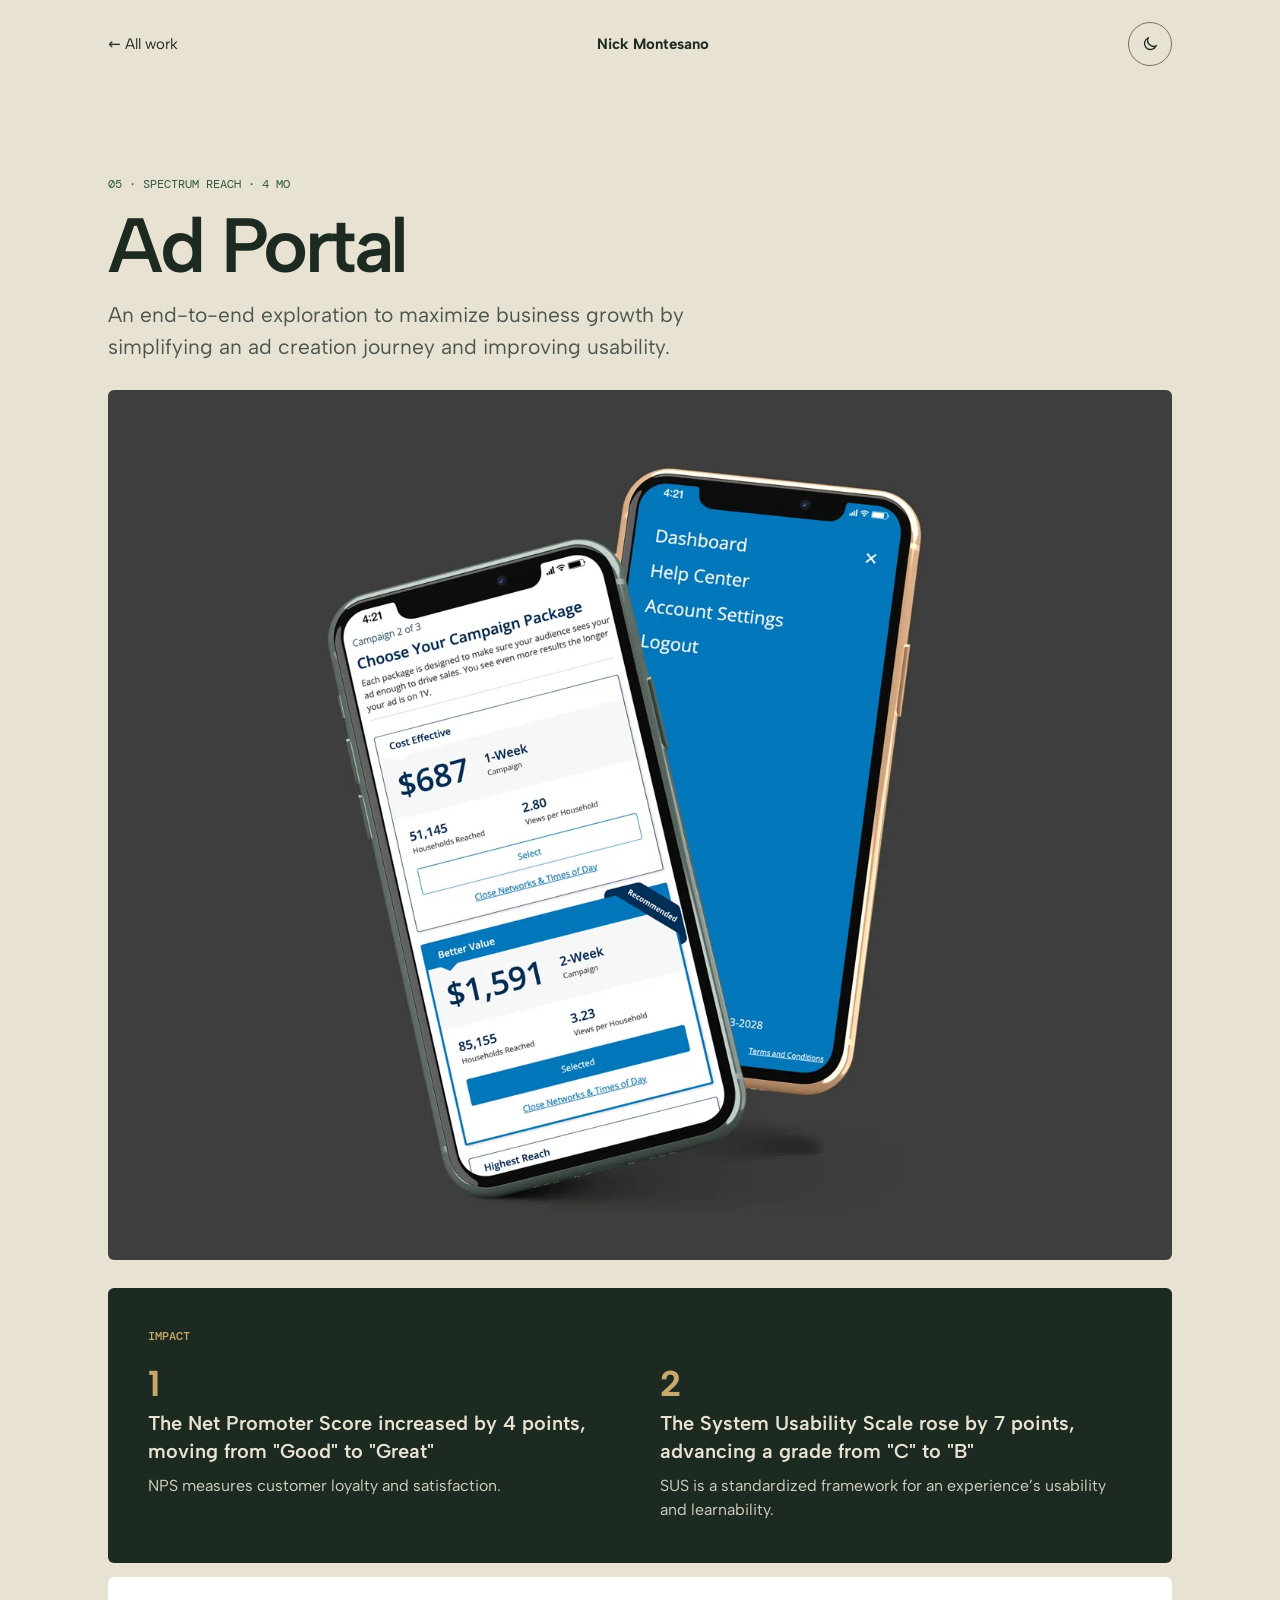
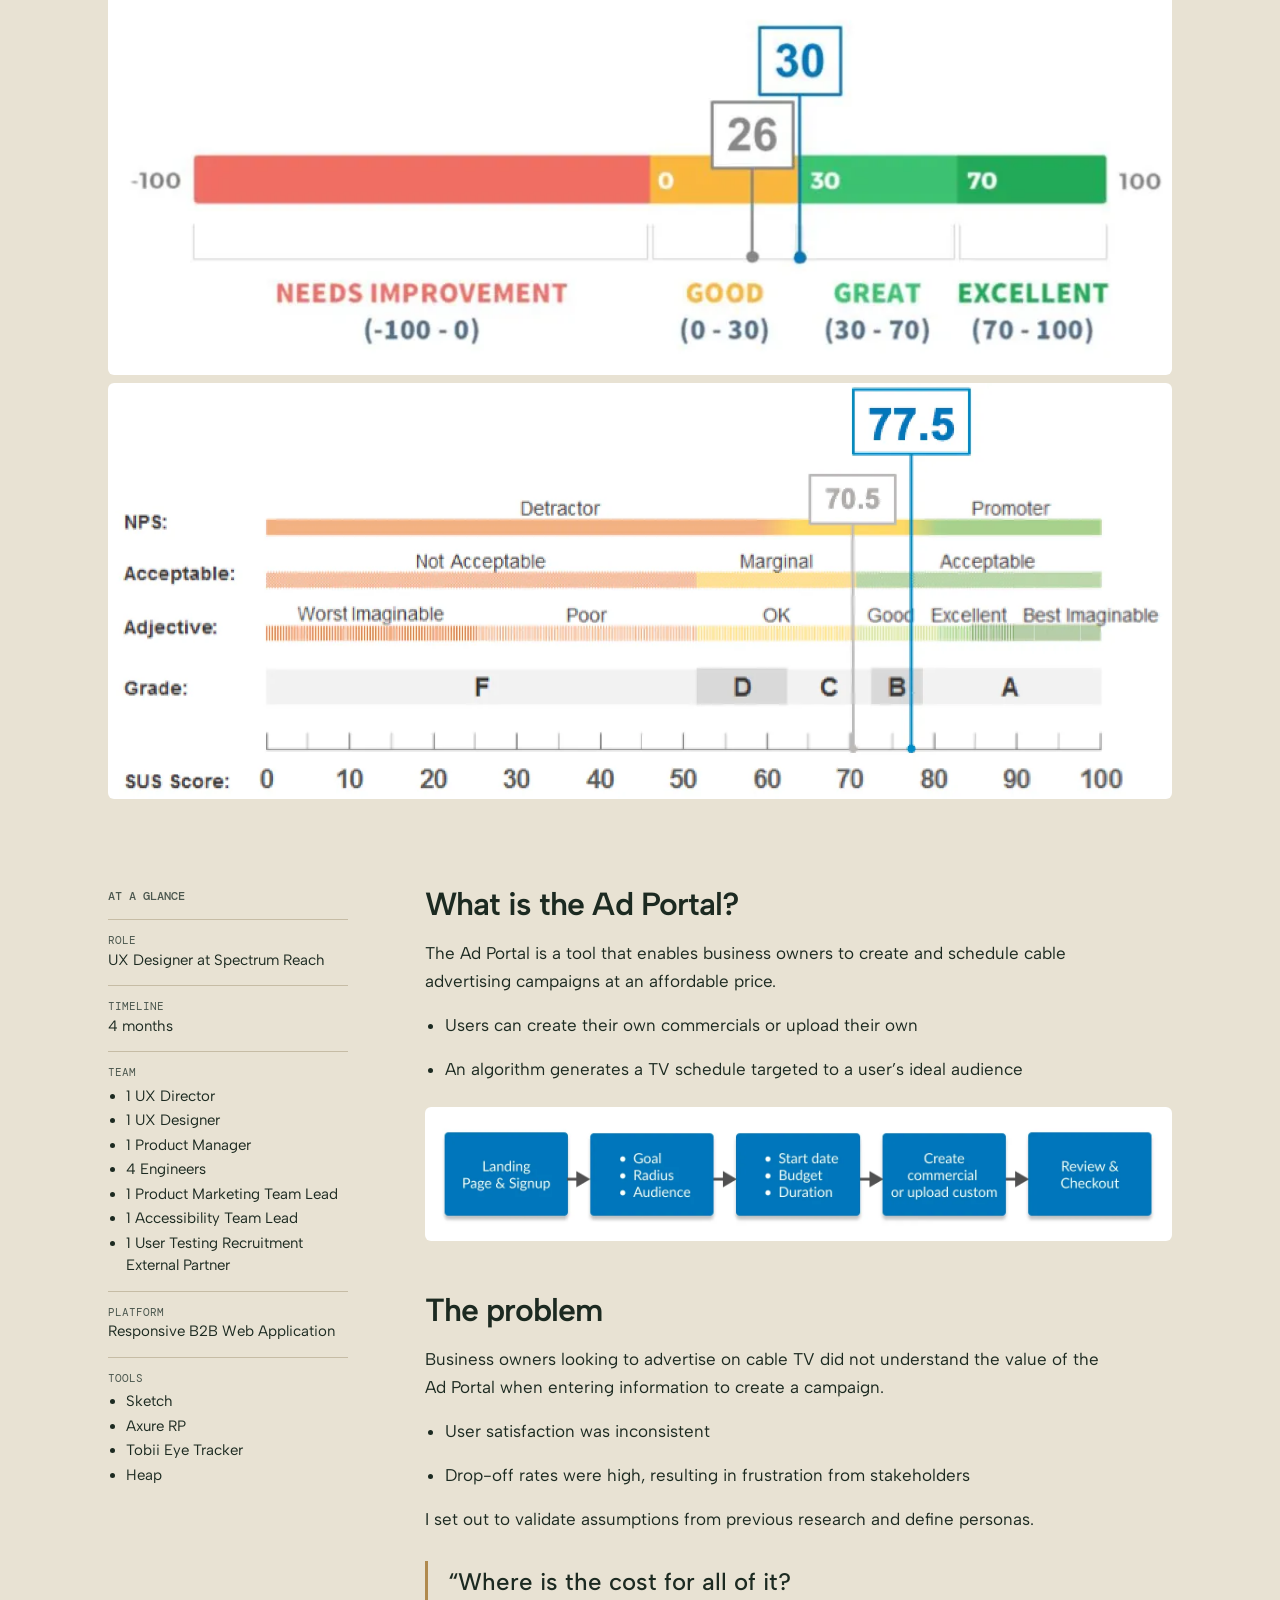
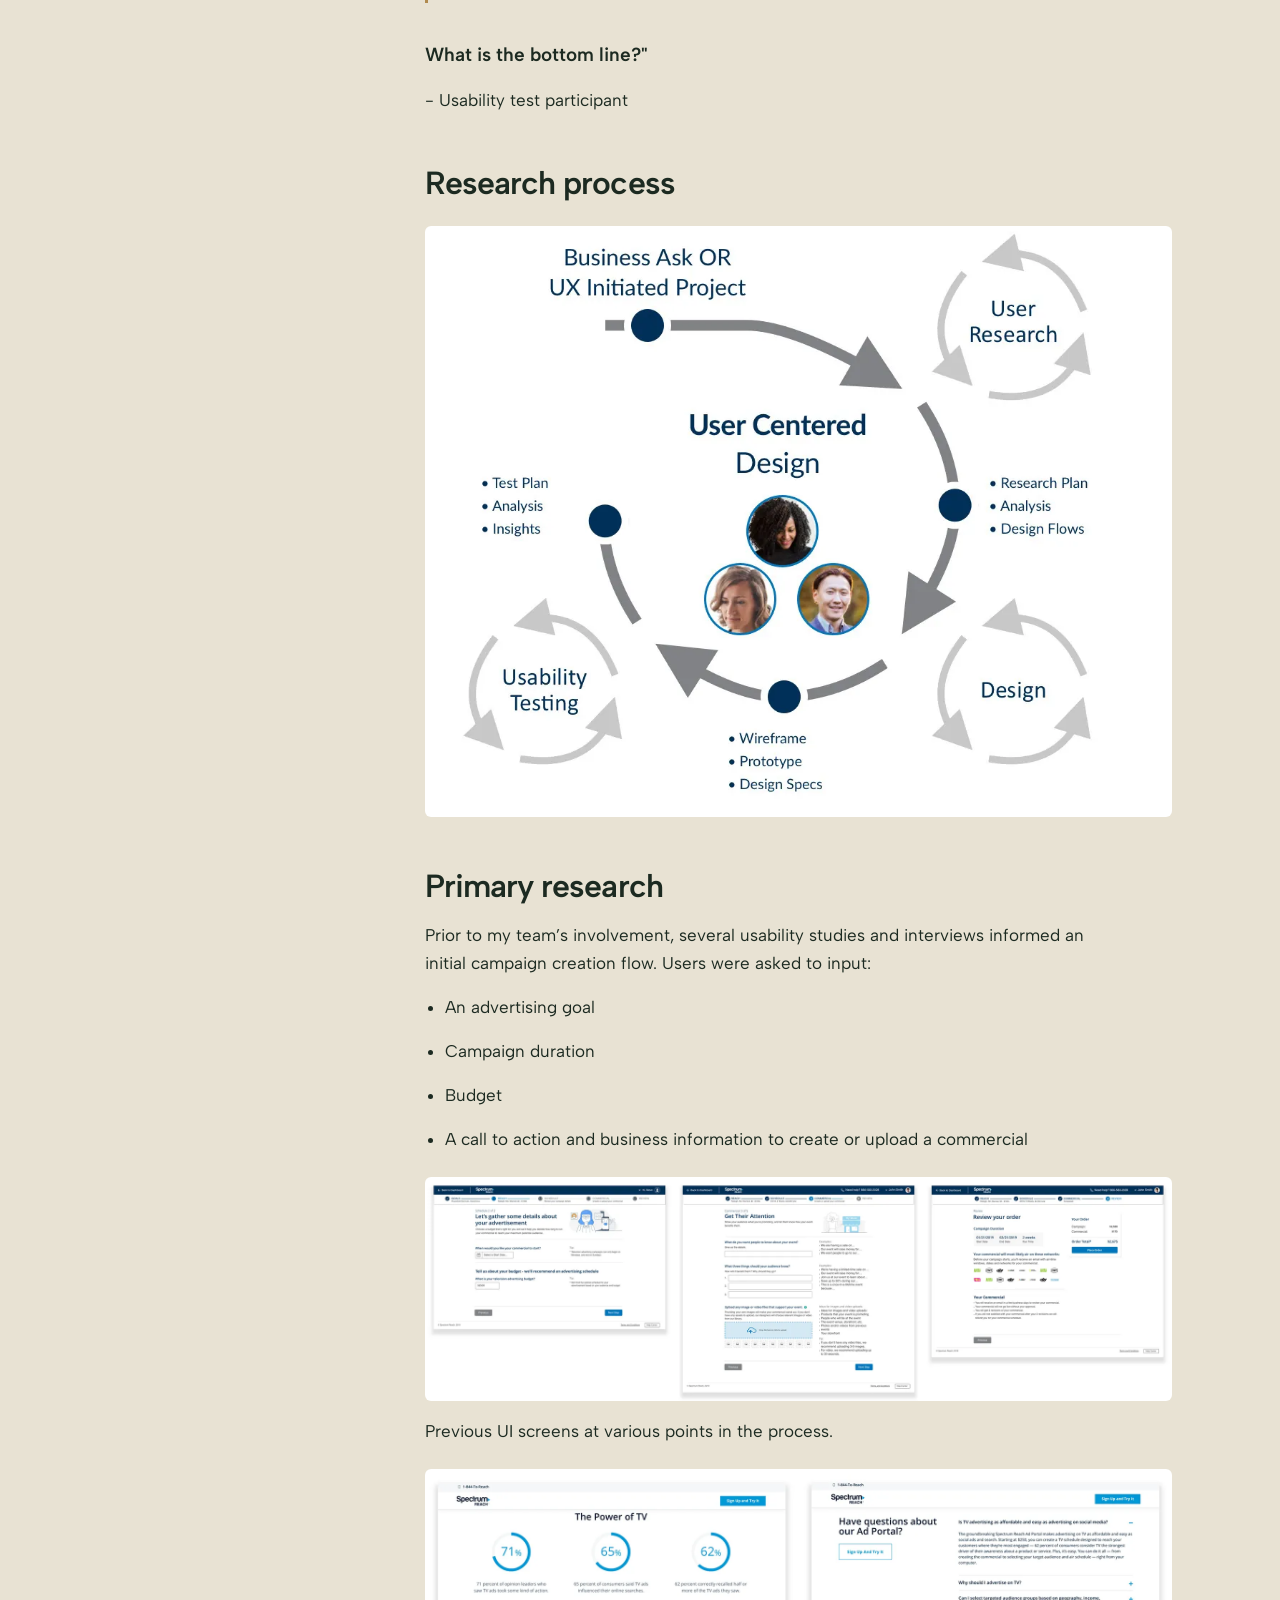
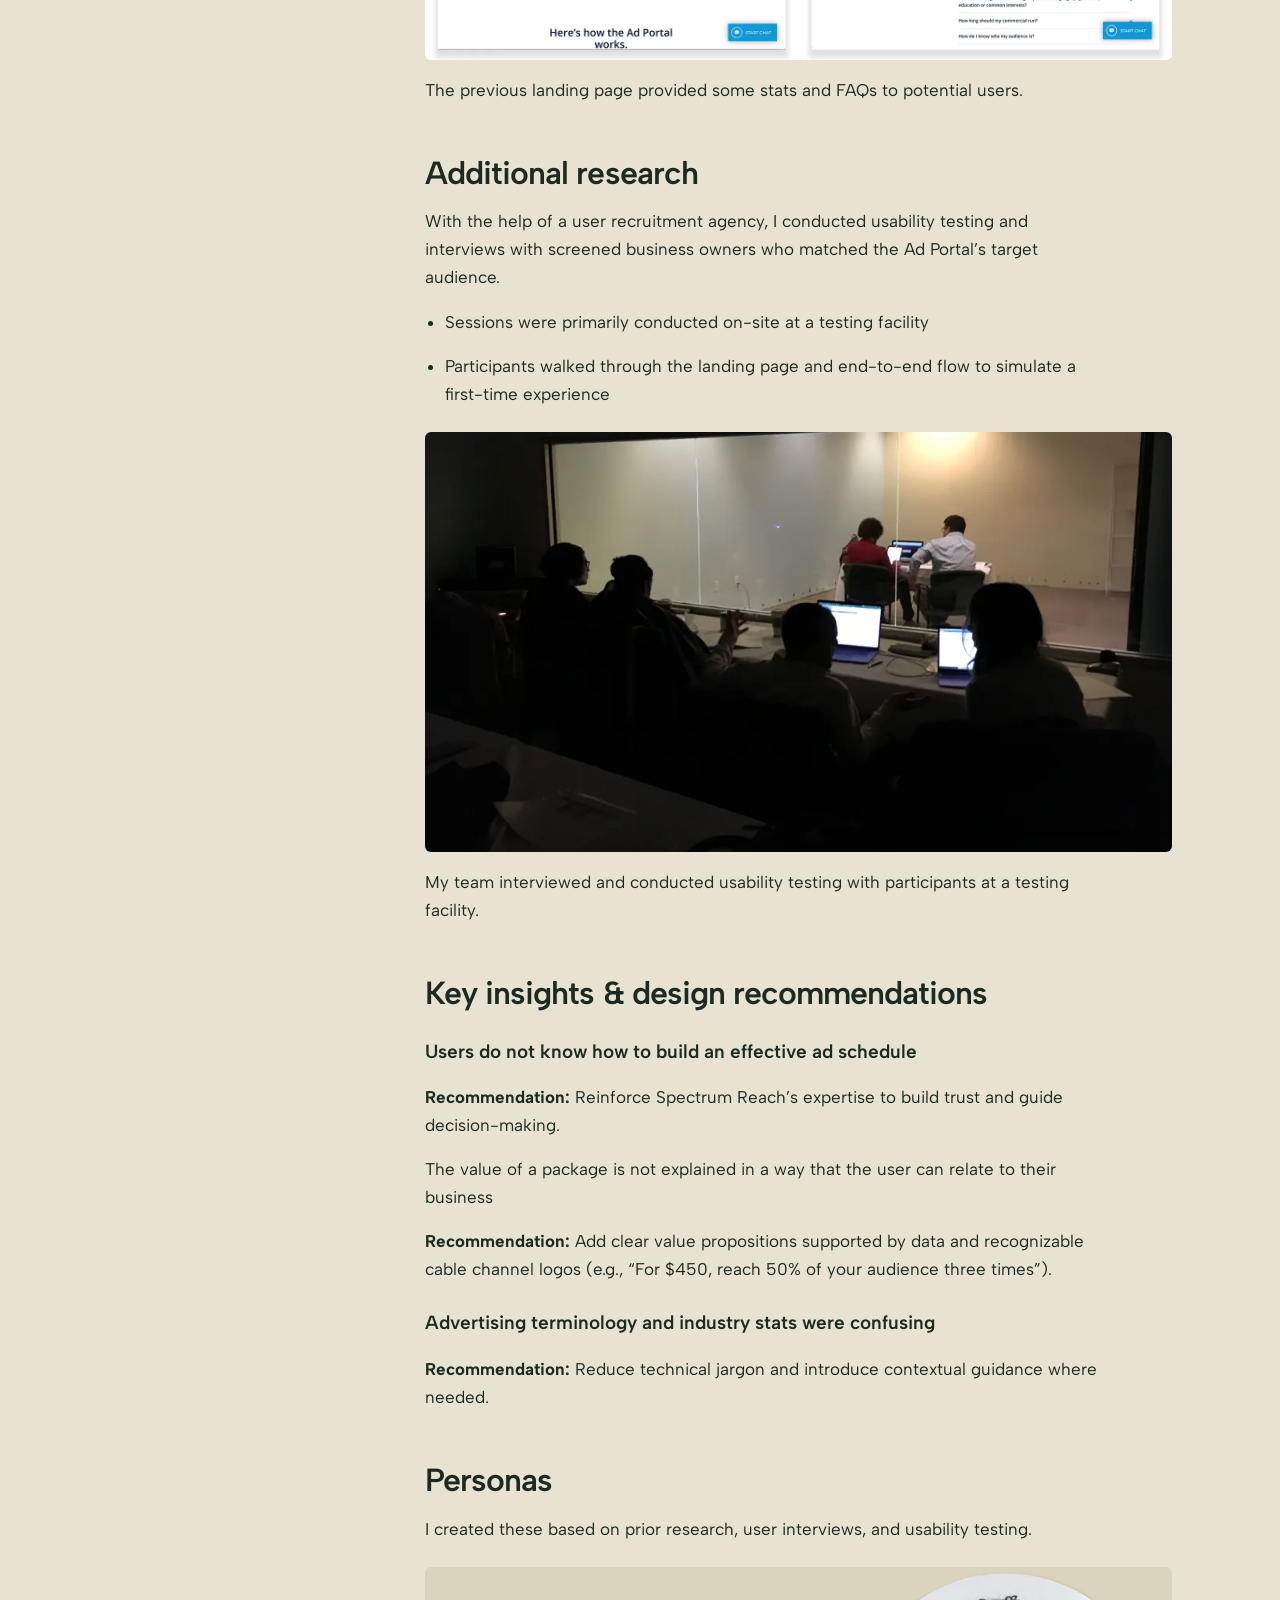
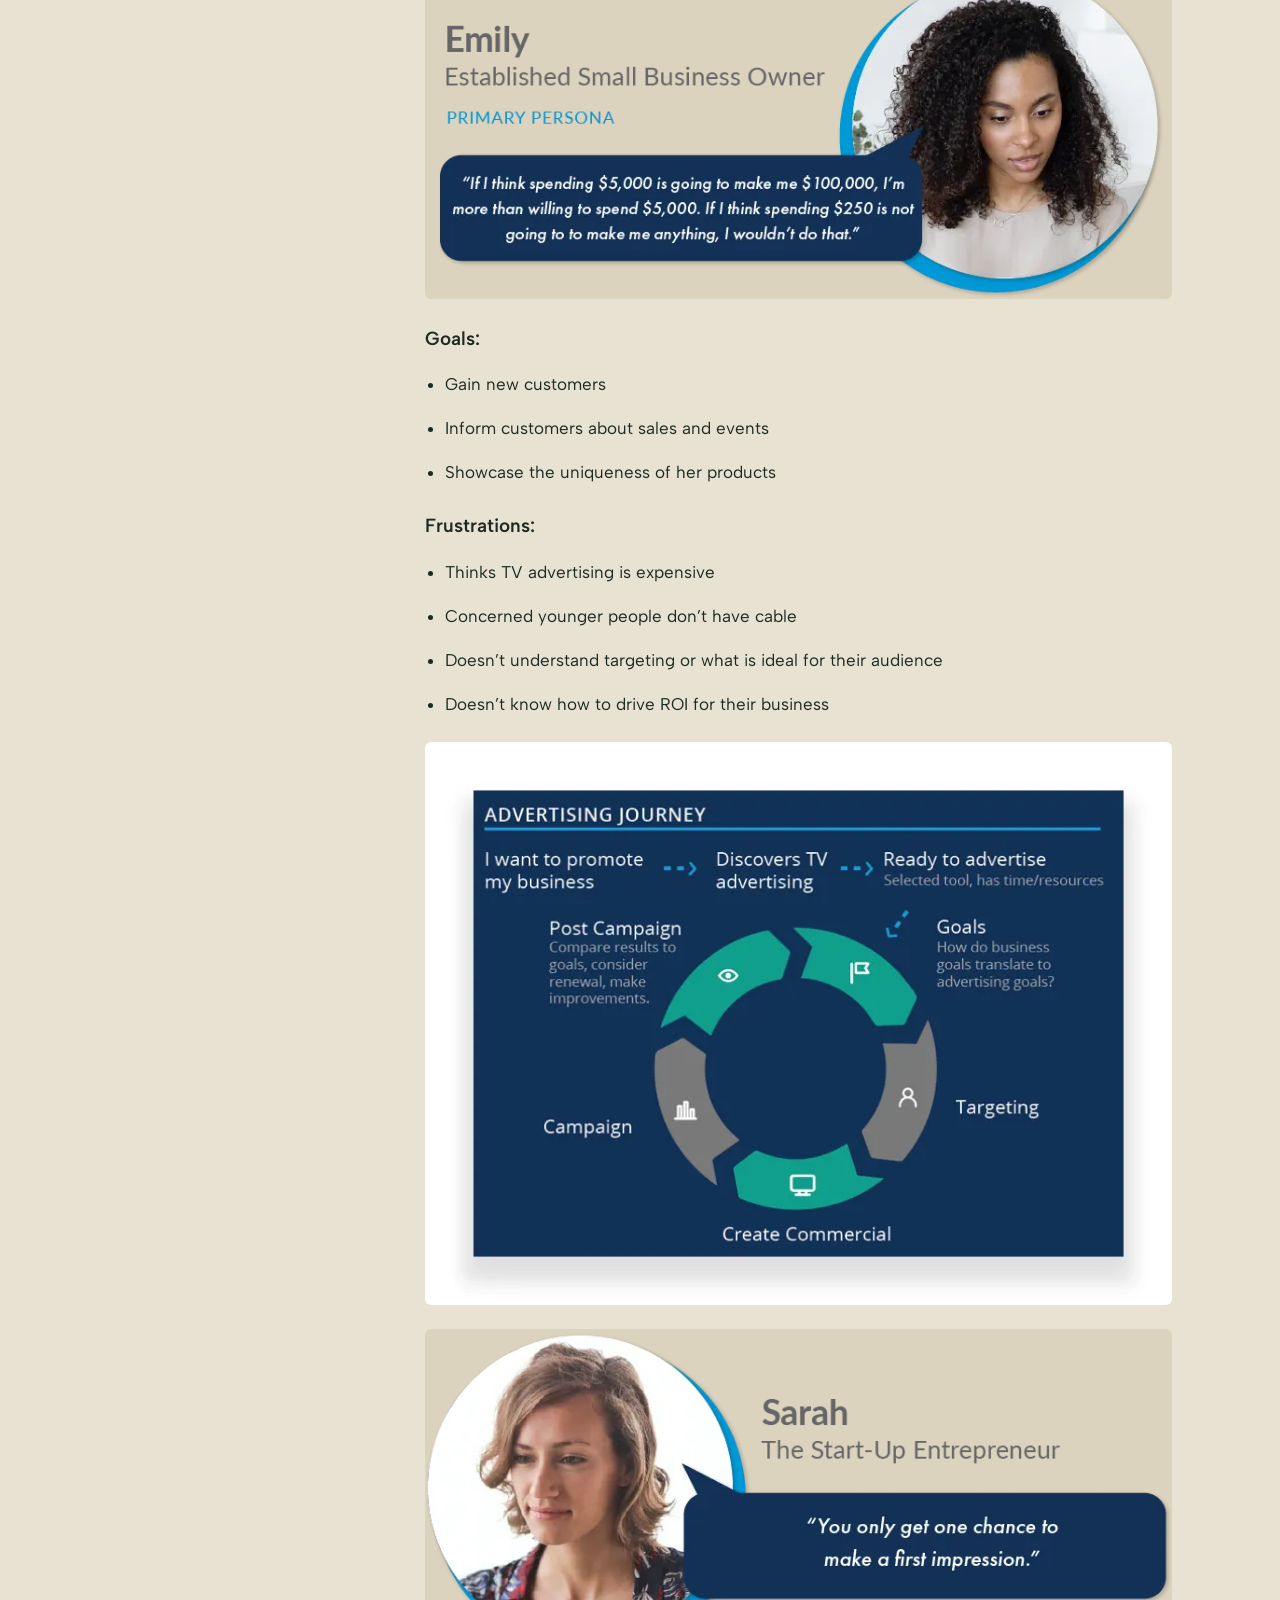
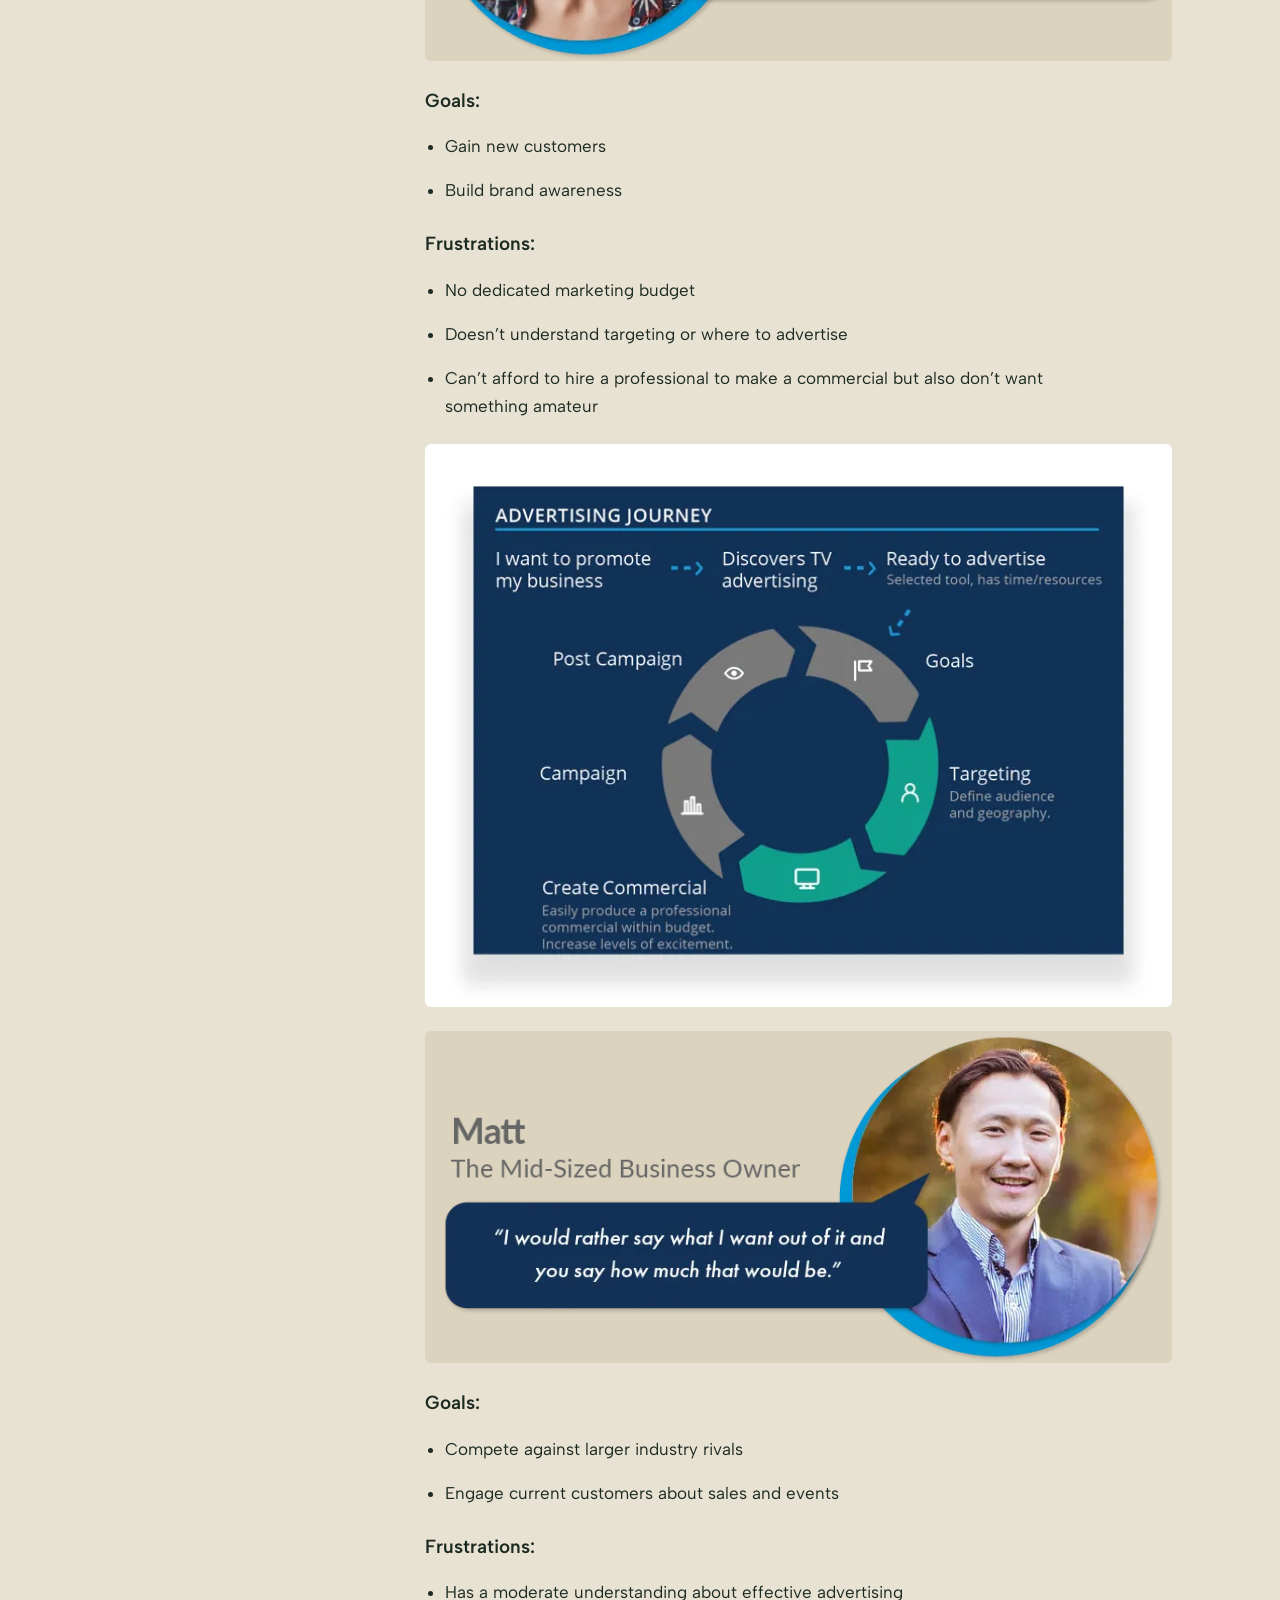
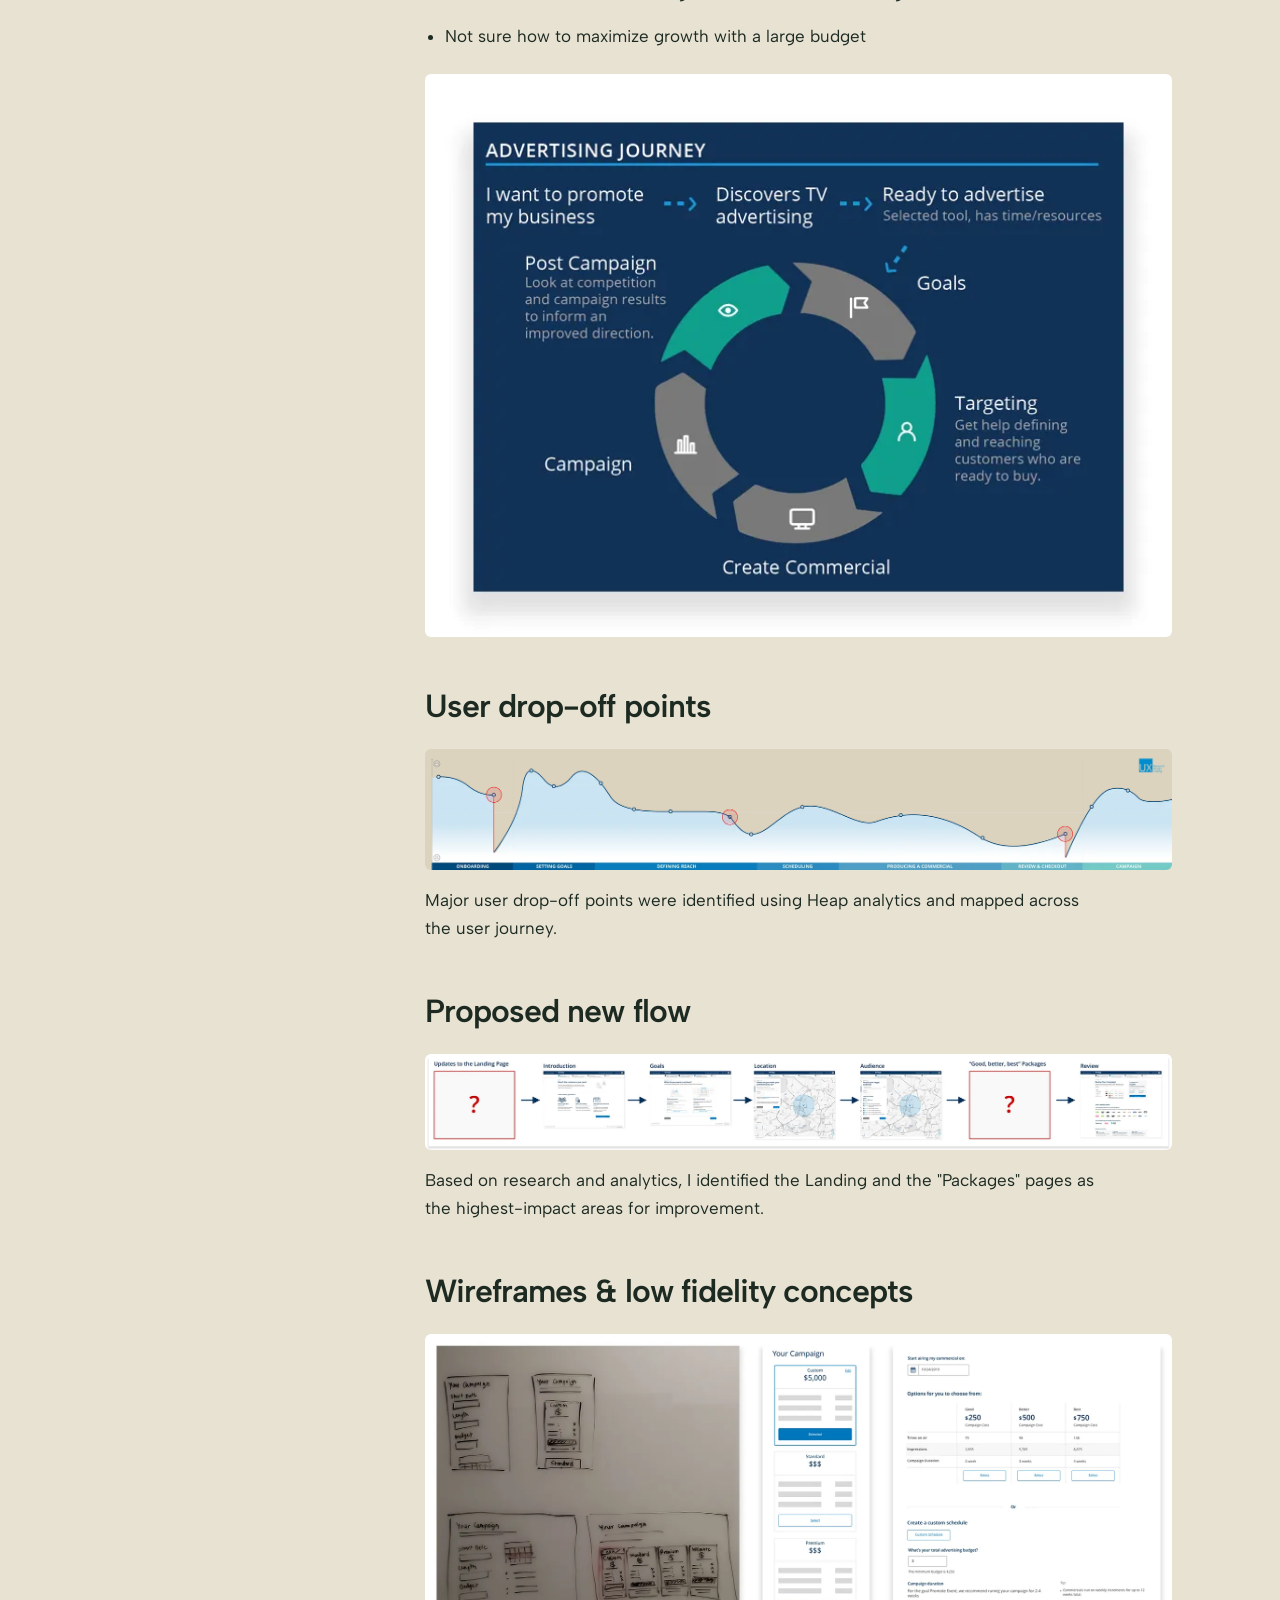
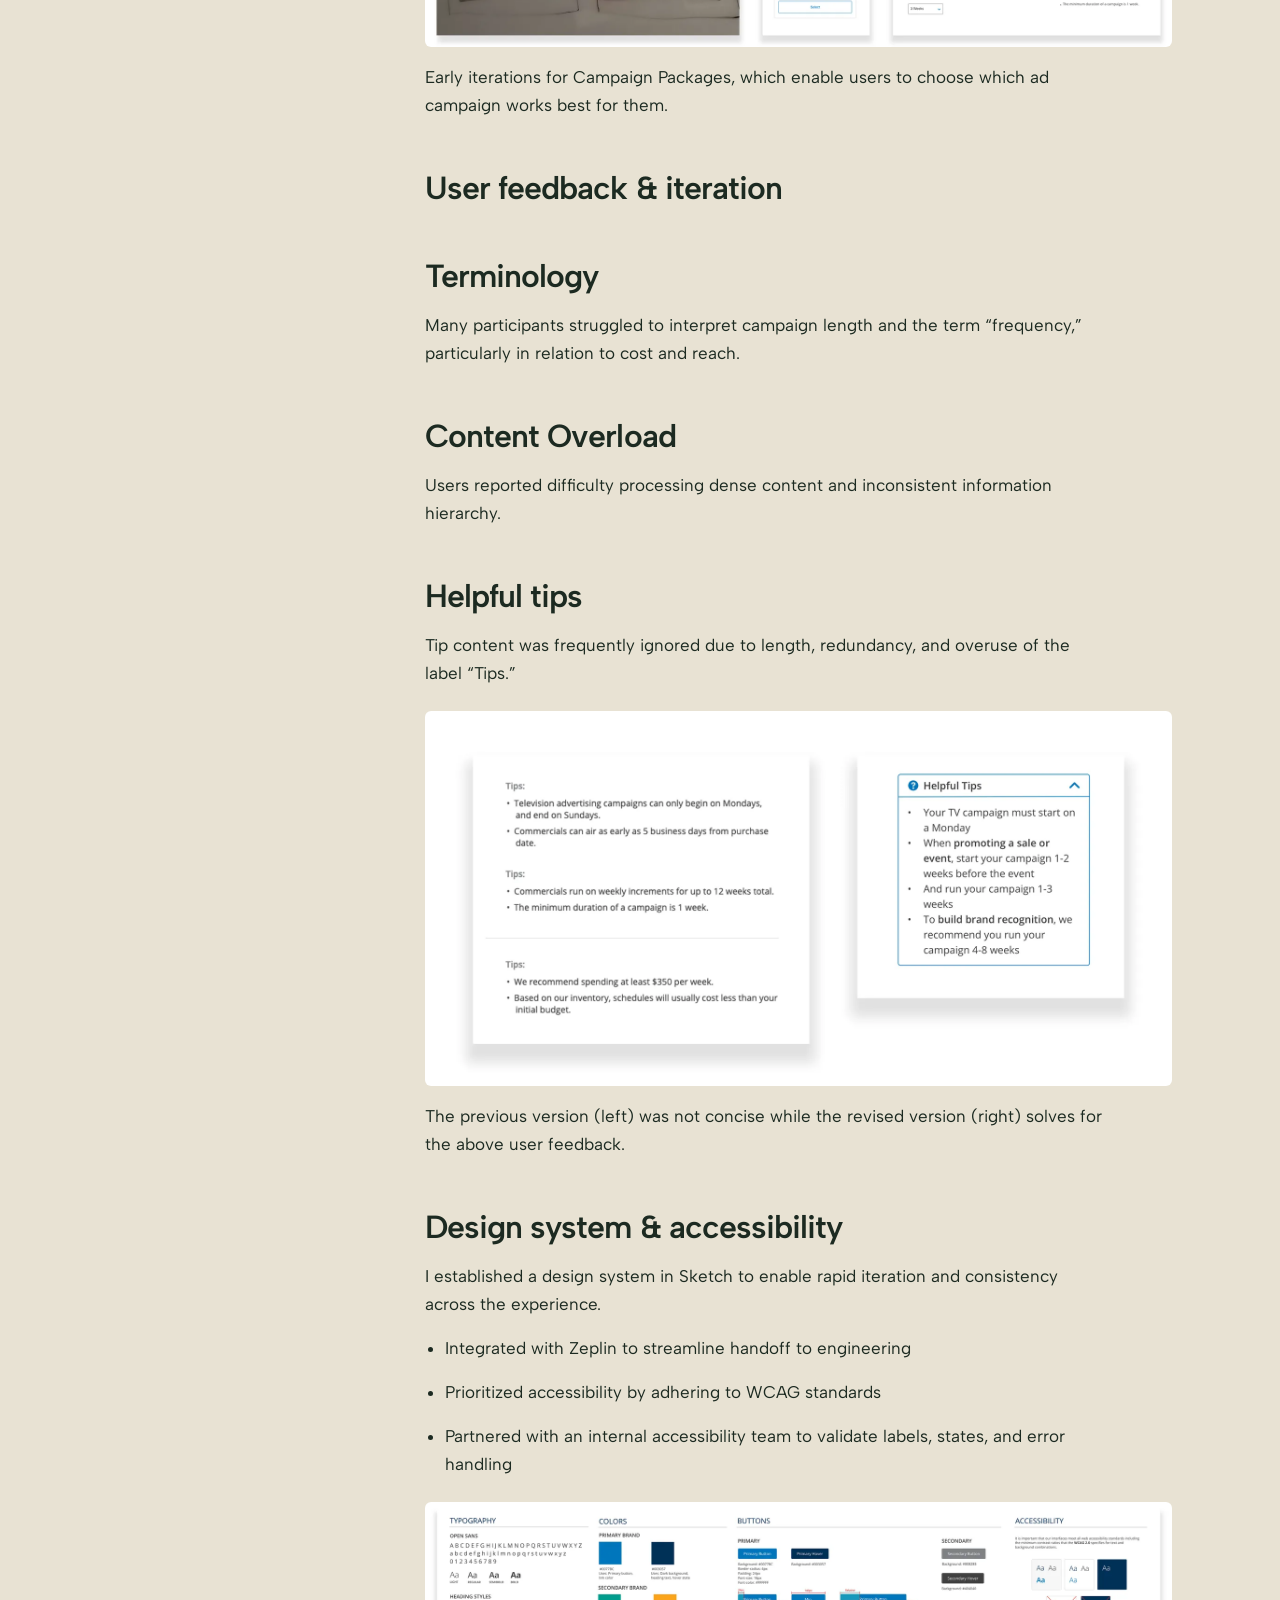
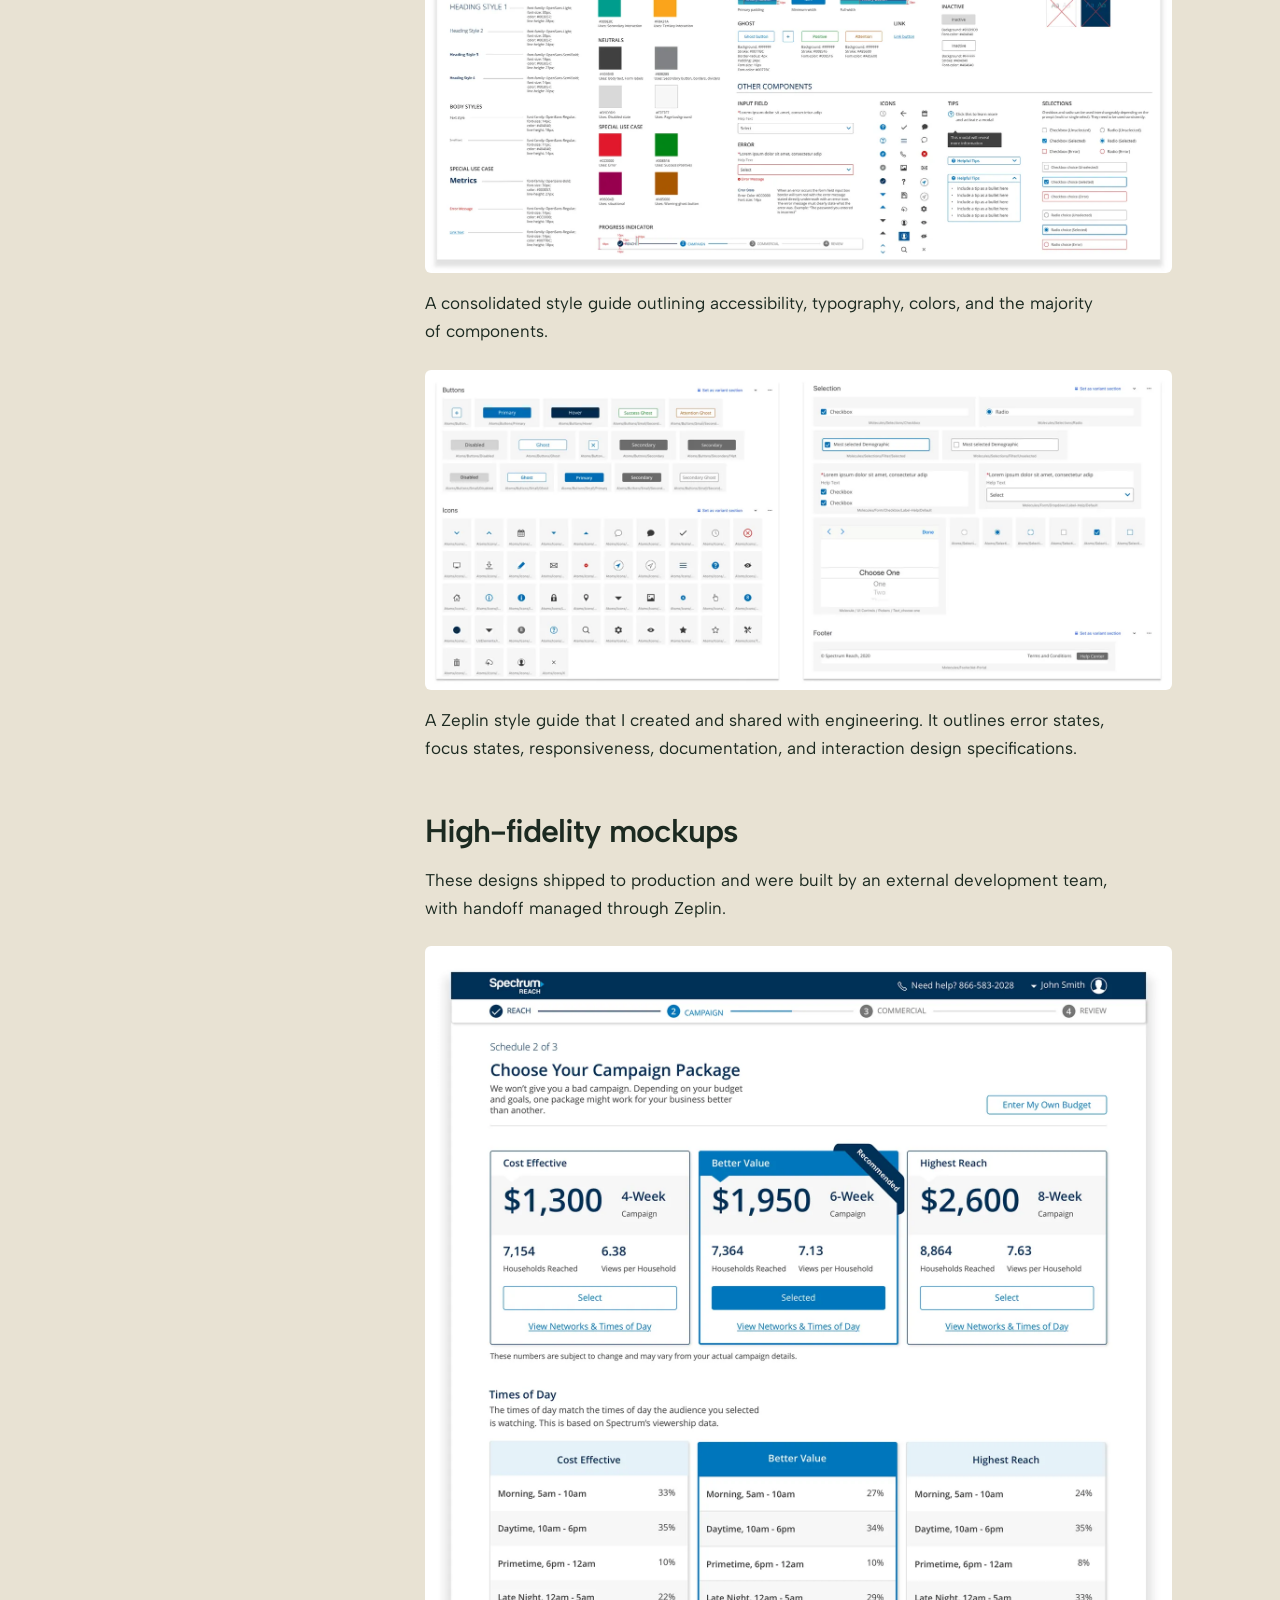
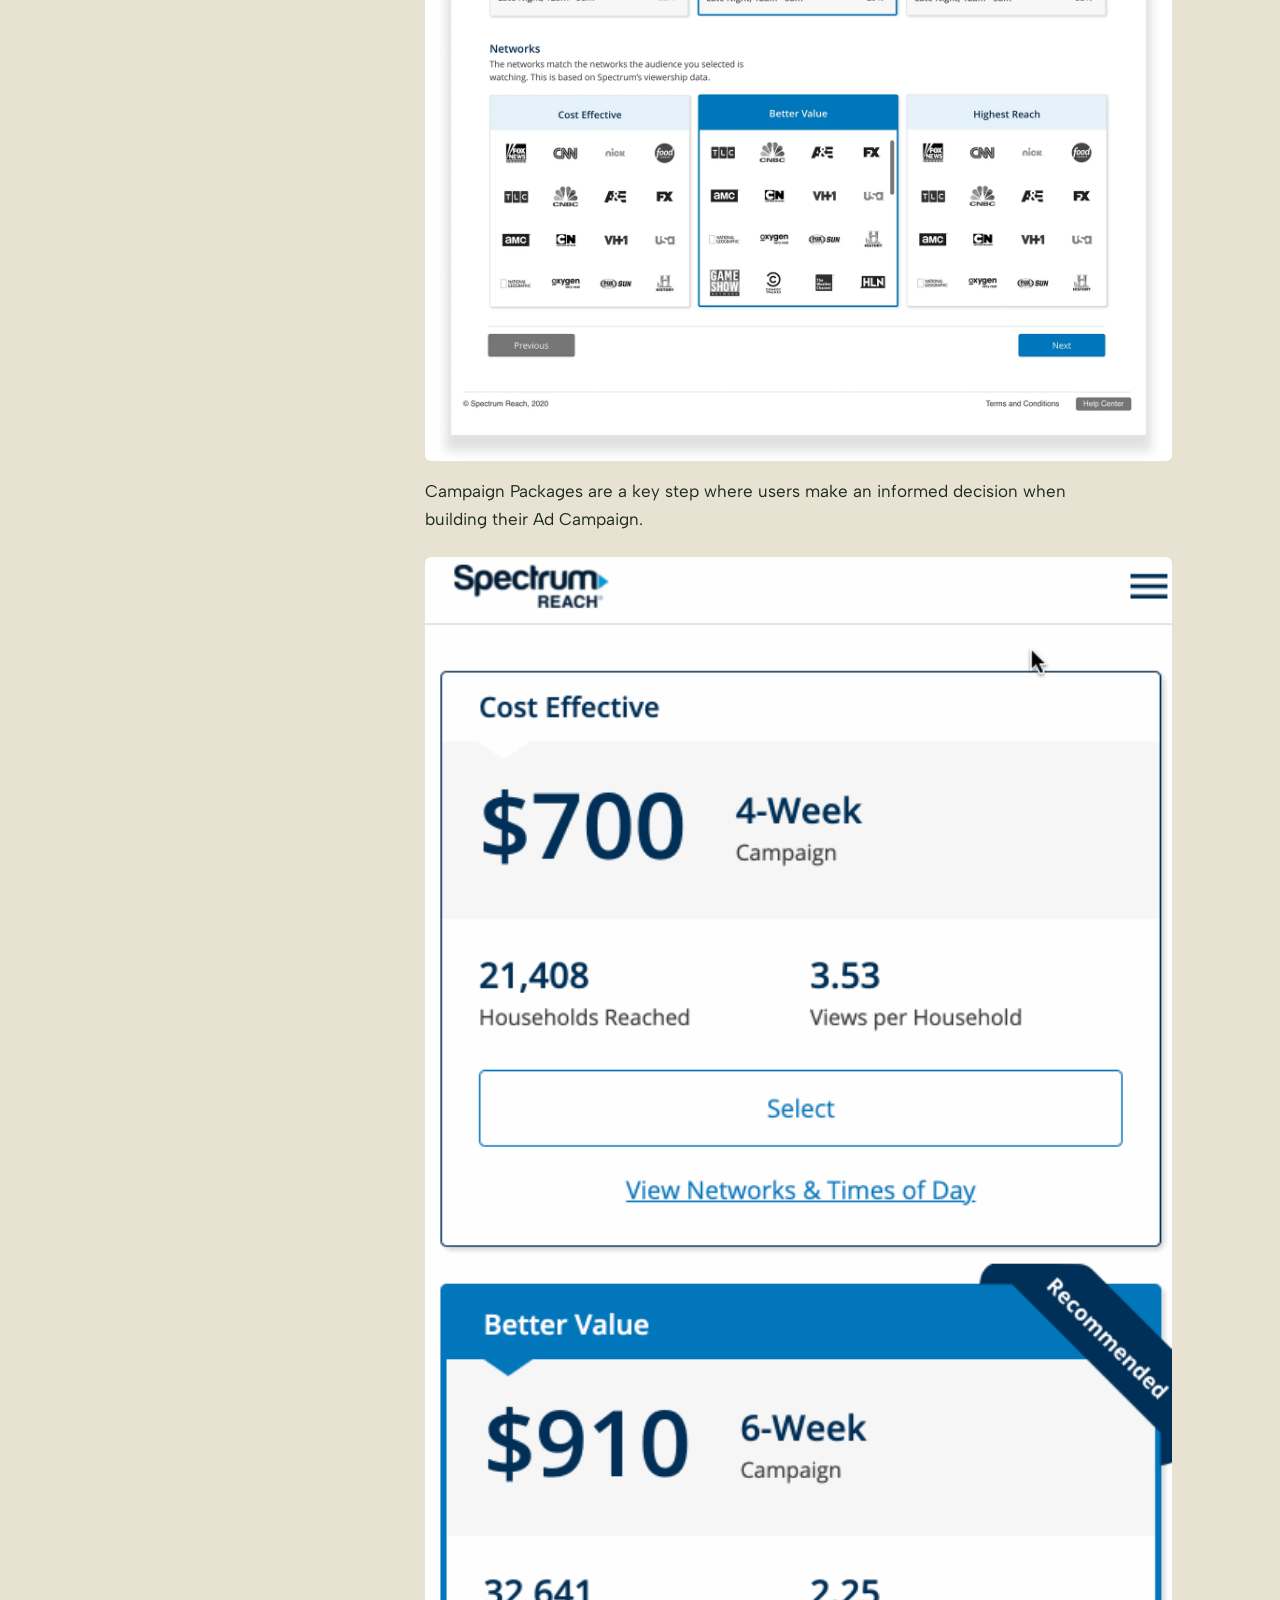
<file: ad-portal.html>
<!doctype html>
<html lang="en">
<head>
<meta charset="utf-8">
<meta name="viewport" content="width=device-width, initial-scale=1">
<title>Ad Portal — Nick Montesano</title>
<meta name="description" content="An end-to-end exploration to maximize business growth by simplifying an ad creation journey and improving usability.">
<meta property="og:title" content="Ad Portal — Nick Montesano">
<meta property="og:description" content="An end-to-end exploration to maximize business growth by simplifying an ad creation journey and improving usability.">
<meta property="og:image" content="https://nickmontesano.com/og.jpg">
<meta property="og:type" content="website">
<meta name="twitter:card" content="summary_large_image">
<link rel="icon" href="/favicon.svg" type="image/svg+xml">
<script>try{var t=localStorage.getItem('theme');if(t)document.documentElement.dataset.theme=t;}catch(e){}</script>
<link rel="preconnect" href="https://fonts.googleapis.com">
<link rel="preconnect" href="https://fonts.gstatic.com" crossorigin>
<link href="https://fonts.googleapis.com/css2?family=Albert+Sans:wght@400;500;600;700&family=DM+Mono:wght@400;500&display=swap" rel="stylesheet">
<link rel="stylesheet" href="/site.css">

<script src="/site.js" defer></script>
</head>
<body>
<a class="skip" href="#main">Skip to content</a>
<div class="wrap">
<header class="top">
<a class="lnk" href="/"><span class="arw">←</span> All work</a>
<a href="/" class="brand">Nick Montesano</a>
<button type="button" class="toggle" data-toggle aria-label="Switch to dark mode"><svg aria-hidden="true" viewBox="0 0 24 24" fill="none" stroke="currentColor" stroke-width="1.8" stroke-linecap="round"><path class="i-moon" d="M20 14.5A8 8 0 0 1 9.5 4a8 8 0 1 0 10.5 10.5Z"></path><path class="i-sun" d="M12 4V2 M12 22v-2 M4 12H2 M22 12h-2 M5.6 5.6 4.2 4.2 M19.8 19.8l-1.4-1.4 M5.6 18.4l-1.4 1.4 M19.8 4.2l-1.4 1.4 M12 8a4 4 0 1 0 0 8a4 4 0 1 0 0-8"></path></svg></button>
</header>
<main id="main">
<section class="case-hero">
<span class="mono eyebrow">05 · SPECTRUM REACH · 4 MO</span>
<h1>Ad Portal</h1>
<p class="sub">An end-to-end exploration to maximize business growth by simplifying an ad creation journey and improving usability.</p>
</section>
<figure class="fig hero"><img src="/ad-portal-01.webp" width="1400" height="1145" alt="Ad Portal cover" fetchpriority="high"></figure>
<section class="take" aria-labelledby="c-take"><h2 id="c-take" class="mono">IMPACT</h2><ol><li><span class="num">1</span><span class="tk-t">The Net Promoter Score increased by 4 points, moving from &quot;Good&quot; to &quot;Great&quot;</span><span class=tk-d>NPS measures customer loyalty and satisfaction.</span></li><li><span class="num">2</span><span class="tk-t">The System Usability Scale rose by 7 points, advancing a grade from &quot;C&quot; to &quot;B&quot;</span><span class=tk-d>SUS is a standardized framework for an experience’s usability and learnability.</span></li></ol></section>
<figure class="fig"><img src="/ad-portal-02.webp" width="985" height="368" loading="lazy" decoding="async" alt="Ad Portal — image 2"></figure>
<figure class="fig"><img src="/ad-portal-03.webp" width="1522" height="596" loading="lazy" decoding="async" alt="Ad Portal — image 3"></figure>

<div class="case-grid">
<aside class="glance" aria-labelledby="c-glance"><h2 id="c-glance" class="mono">AT A GLANCE</h2><div class="g"><span class="mono lab">ROLE</span>UX Designer at Spectrum Reach</div><div class="g"><span class="mono lab">TIMELINE</span>4 months</div><div class="g"><span class="mono lab">TEAM</span><ul><li>1 UX Director</li><li>1 UX Designer</li><li>1 Product Manager</li><li>4 Engineers</li><li>1 Product Marketing Team Lead</li><li>1 Accessibility Team Lead</li><li>1 User Testing Recruitment External Partner</li></ul></div><div class="g"><span class="mono lab">PLATFORM</span>Responsive B2B Web Application</div><div class="g"><span class="mono lab">TOOLS</span><ul><li>Sketch</li><li>Axure RP</li><li>Tobii Eye Tracker</li><li>Heap</li></ul></div></aside>
<div class="prose">

<h2>What is the Ad Portal?</h2><p>The Ad Portal is a tool that enables business owners to create and schedule cable advertising campaigns at an affordable price.</p><ul><li>Users can create their own commercials or upload their own</li></ul><ul><li>An algorithm generates a TV schedule targeted to a user’s ideal audience</li></ul><figure class="fig"><img src="/ad-portal-04.webp" width="1600" height="286" loading="lazy" decoding="async" alt="Ad Portal — image 4"></figure>
<h2>The problem</h2><p>Business owners looking to advertise on cable TV did not understand the value of the Ad Portal when entering information to create a campaign.</p><ul><li>User satisfaction was inconsistent</li></ul><ul><li>Drop-off rates were high, resulting in frustration from stakeholders</li></ul><p>I set out to validate assumptions from previous research and define personas.</p><blockquote><p>“Where is the cost for all of it?</p></blockquote><p class="lead-in">What is the bottom line?&quot;</p>
<p>- Usability test participant</p><h2>Research process</h2><figure class="fig"><img src="/ad-portal-05.webp" width="1044" height="826" loading="lazy" decoding="async" alt="Ad Portal — image 5"></figure>
<h2>Primary research</h2><p>Prior to my team’s involvement, several usability studies and interviews informed an initial campaign creation flow. Users were asked to input:</p><ul><li>An advertising goal</li></ul><ul><li>Campaign duration</li></ul><ul><li>Budget</li></ul><ul><li>A call to action and business information to create or upload a commercial</li></ul><figure class="fig"><img src="/ad-portal-06.webp" width="1600" height="480" loading="lazy" decoding="async" alt="Ad Portal — image 6"></figure>
<p>Previous UI screens at various points in the process.</p><figure class="fig"><img src="/ad-portal-07.webp" width="1600" height="408" loading="lazy" decoding="async" alt="Ad Portal — image 7"></figure>
<p>The previous landing page provided some stats and FAQs to potential users.</p><h2>Additional research</h2><p>With the help of a user recruitment agency, I conducted usability testing and interviews with screened business owners who matched the Ad Portal’s target audience.</p><ul><li>Sessions were primarily conducted on-site at a testing facility</li></ul><ul><li>Participants walked through the landing page and end-to-end flow to simulate a first-time experience ​​​​​​​</li></ul><figure class="fig"><img src="/ad-portal-08.webp" width="960" height="540" loading="lazy" decoding="async" alt="Ad Portal — image 8"></figure>
<p>My team interviewed and conducted usability testing with participants at a testing facility.</p><h2>Key insights &amp; design recommendations</h2><p class="lead-in">Users do not know how to build an effective ad schedule</p>
<p><b>Recommendation:</b> Reinforce Spectrum Reach’s expertise to build trust and guide decision-making.</p><p>The value of a package is not explained in a way that the user can relate to their business</p>
<p><b>Recommendation:</b> Add clear value propositions supported by data and recognizable cable channel logos (e.g., “For $450, reach 50% of your audience three times”).</p><p class="lead-in">Advertising terminology and industry stats were confusing</p>
<p><b>Recommendation:</b> Reduce technical jargon and introduce contextual guidance where needed.</p><h2>Personas</h2><p>I created these based on prior research, user interviews, and usability testing.​​​​​​​</p><figure class="fig"><img src="/ad-portal-09.webp" width="801" height="356" loading="lazy" decoding="async" alt="Ad Portal — image 9"></figure>
<p class="lead-in">Goals:</p>
<ul><li>Gain new customers</li></ul><ul><li>Inform customers about sales and events</li></ul><ul><li>Showcase the uniqueness of her products</li></ul><p class="lead-in">Frustrations:</p>
<ul><li>Thinks TV advertising is expensive</li></ul><ul><li>Concerned younger people don’t have cable</li></ul><ul><li>Doesn’t understand targeting or what is ideal for their audience</li></ul><ul><li>Doesn’t know how to drive ROI for their business</li></ul><figure class="fig"><img src="/ad-portal-10.webp" width="740" height="558" loading="lazy" decoding="async" alt="Ad Portal — image 10"></figure>
<figure class="fig"><img src="/ad-portal-11.webp" width="801" height="356" loading="lazy" decoding="async" alt="Ad Portal — image 11"></figure>
<p class="lead-in">Goals:</p>
<ul><li>Gain new customers</li></ul><ul><li>Build brand awareness</li></ul><p class="lead-in">Frustrations:</p>
<ul><li>No dedicated marketing budget</li></ul><ul><li>Doesn’t understand targeting or where to advertise</li></ul><ul><li>Can’t afford to hire a professional to make a commercial but also don’t want something amateur</li></ul><figure class="fig"><img src="/ad-portal-12.webp" width="740" height="558" loading="lazy" decoding="async" alt="Ad Portal — image 12"></figure>
<figure class="fig"><img src="/ad-portal-13.webp" width="801" height="356" loading="lazy" decoding="async" alt="Ad Portal — image 13"></figure>
<p class="lead-in">Goals:</p>
<ul><li>Compete against larger industry rivals</li></ul><ul><li>Engage current customers about sales and events</li></ul><p class="lead-in">Frustrations:</p>
<ul><li>Has a moderate understanding about effective advertising</li></ul><ul><li>Not sure how to maximize growth with a large budget</li></ul><figure class="fig"><img src="/ad-portal-14.webp" width="740" height="558" loading="lazy" decoding="async" alt="Ad Portal — image 14"></figure>
<h2>User drop-off points</h2><figure class="fig"><img src="/ad-portal-15.webp" width="1600" height="259" loading="lazy" decoding="async" alt="Ad Portal — image 15"></figure>
<p>Major user drop-off points were identified using Heap analytics and mapped across the user journey.</p><h2>Proposed new flow</h2><figure class="fig"><img src="/ad-portal-16.webp" width="1600" height="205" loading="lazy" decoding="async" alt="Ad Portal — image 16"></figure>
<p>Based on research and analytics, I identified the Landing and the &quot;Packages&quot; pages as the highest-impact areas for improvement.</p><h2>Wireframes &amp; low fidelity concepts​​​​​​​</h2><figure class="fig"><img src="/ad-portal-17.webp" width="1600" height="671" loading="lazy" decoding="async" alt="Ad Portal — image 17"></figure>
<p>Early iterations for Campaign Packages, which enable users to choose which ad campaign works best for them.</p><h2>User feedback &amp; iteration​​​​​​​</h2><h2>Terminology</h2><p>Many participants struggled to interpret campaign length and the term “frequency,” particularly in relation to cost and reach.</p><h2>Content Overload</h2><p>Users reported difficulty processing dense content and inconsistent information hierarchy.</p><h2>Helpful tips</h2><p>Tip content was frequently ignored due to length, redundancy, and overuse of the label “Tips.”</p><figure class="fig"><img src="/ad-portal-18.webp" width="1600" height="804" loading="lazy" decoding="async" alt="Ad Portal — image 18"></figure>
<p>The previous version (left) was not concise while the revised version (right) solves for the above user feedback.</p><h2>Design system &amp; accessibility</h2><p>I established a design system in Sketch to enable rapid iteration and consistency across the experience.</p><ul><li>Integrated with Zeplin to streamline handoff to engineering</li></ul><ul><li>Prioritized accessibility by adhering to WCAG standards</li></ul><ul><li>Partnered with an internal accessibility team to validate labels, states, and error handling</li></ul><figure class="fig"><img src="/ad-portal-19.webp" width="1600" height="795" loading="lazy" decoding="async" alt="Ad Portal — image 19"></figure>
<p>A consolidated style guide outlining accessibility, typography, colors, and the majority of components.</p><figure class="fig"><img src="/ad-portal-20.webp" width="1600" height="686" loading="lazy" decoding="async" alt="Ad Portal — image 20"></figure>
<p>A Zeplin style guide that I created and shared with engineering. It outlines error states, focus states, responsiveness, documentation, and interaction design specifications.</p><h2>High-fidelity mockups</h2><p>These designs shipped to production and were built by an external development team, with handoff managed through Zeplin.</p><figure class="fig"><img src="/ad-portal-21.webp" width="1600" height="2388" loading="lazy" decoding="async" alt="Ad Portal — image 21"></figure>
<p>Campaign Packages are a key step where users make an informed decision when building their Ad Campaign.</p><figure class="fig"><img src="/ad-portal-22.gif" width="485" height="882" loading="lazy" decoding="async" alt="Ad Portal — image 22"></figure>
<p>A mobile view of the Campaign Packages screens.</p><h2>Outcomes</h2><p>I delivered a clearer, more trustworthy ad creation experience.</p><ul><li>Improved user understanding of pricing, reach, and campaign structure, contributing to measurable gains in usability and customer satisfaction</li></ul><p>I aligned cross-functional teams and shaped future direction.</p><ul><li>Translated research into actionable design decisions, influenced roadmap planning, and defined next steps for testing and iteration post-launch</li></ul>
</div>
</div>
</main>
<a class="lnk next" href="/offline-inspections"><span><span class="mono eyebrow">NEXT · 01</span><span class="next-t">Offline Inspections</span></span><span class="arw" aria-hidden="true">→</span></a>
<footer class="foot">
<a href="mailto:njmontesano@gmail.com" class="mail">njmontesano@gmail.com</a>
<span class="mono small">© 2026 · ARVADA, COLORADO</span>
</footer>
</div>
</body>
</html>
</file>
<file: site.css>
:root{--bg:#E8E2D3;--surface:#DCD3BF;--media:#CFC5AE;--ink:#1C2A21;--muted:#4B574E;--line:#C6BCA5;--ctrl:#76735F;--accent:#2F5A3F;--tan:#B08A4E;--takeBg:#1C2A21;--takeInk:#E8E2D3;--takeNum:#C9A86E;--fast:150ms;--base:300ms;--out:cubic-bezier(.2,.7,.2,1);color-scheme:light}
@media (prefers-color-scheme:dark){:root:not([data-theme="light"]){--bg:#141C17;--surface:#1F2A23;--media:#2A372E;--ink:#E9E2D0;--muted:#AEB4A5;--line:#2F3B33;--ctrl:#6E7D72;--accent:#A7CBAE;--tan:#C9A86E;--takeBg:#C9A86E;--takeInk:#141C17;--takeNum:#141C17;color-scheme:dark}}
:root[data-theme="dark"]{--bg:#141C17;--surface:#1F2A23;--media:#2A372E;--ink:#E9E2D0;--muted:#AEB4A5;--line:#2F3B33;--ctrl:#6E7D72;--accent:#A7CBAE;--tan:#C9A86E;--takeBg:#C9A86E;--takeInk:#141C17;--takeNum:#141C17;color-scheme:dark}
*{box-sizing:border-box}
html{-webkit-text-size-adjust:100%}
body{margin:0;background:var(--bg);color:var(--ink);font-family:'Albert Sans',system-ui,sans-serif;transition:background-color var(--base) ease,color var(--base) ease}
a{color:inherit}
a:focus-visible,button:focus-visible{outline:2px solid currentColor;outline-offset:3px;border-radius:4px}
img{max-width:100%;height:auto;display:block}
.skip{position:absolute;left:-999px;top:8px;background:var(--ink);color:var(--bg);padding:8px 12px;border-radius:4px;z-index:10}
.skip:focus{left:8px}
.wrap{max-width:1160px;margin:0 auto;padding:0 clamp(16px,4vw,48px)}
.mono{font-family:'DM Mono',monospace}
.small{font-size:12px}
.mut{color:var(--muted)}
.acc{color:var(--accent)}
.lnk{text-decoration:none}
.lnk .arw{display:inline-block;transition:transform var(--fast) var(--out)}
.lnk:hover .arw{transform:translateX(5px)}
.lnk:hover .ul{text-decoration:underline;text-underline-offset:4px}

/* header */
.top{display:flex;flex-wrap:wrap;justify-content:space-between;align-items:center;gap:16px;padding:22px 0;font-size:15px}
.brand{text-decoration:none;font-weight:700}
.top-r{display:flex;flex-wrap:wrap;align-items:center;gap:24px}
.top nav{display:flex;flex-wrap:wrap;gap:24px}
.top nav a{text-decoration:none;padding:10px 0}
.top nav a[aria-current="page"]{text-decoration:underline;text-underline-offset:6px;font-weight:600}
.toggle{width:44px;height:44px;border-radius:50%;border:1px solid var(--ctrl);background:transparent;color:var(--ink);cursor:pointer;display:inline-flex;align-items:center;justify-content:center}
.toggle svg{width:18px;height:18px}
.toggle .i-sun{display:none}
:root[data-theme="dark"] .toggle .i-sun{display:inline}
:root[data-theme="dark"] .toggle .i-moon{display:none}
@media (prefers-color-scheme:dark){:root:not([data-theme]) .toggle .i-sun{display:inline}:root:not([data-theme]) .toggle .i-moon{display:none}}

/* home */
.intro{padding:clamp(48px,8vw,96px) 0 0;display:flex;flex-direction:column;gap:20px}
.intro h1{margin:0;font-weight:600;font-size:clamp(38px,5.4vw,72px);line-height:1;letter-spacing:-.04em;max-width:18ch}
.intro p{margin:0;font-size:18px;line-height:1.6;color:var(--muted);max-width:56ch}
.intro.about h1{font-size:clamp(34px,4.6vw,60px);line-height:1.04;letter-spacing:-.035em;max-width:22ch}
.ridge-svg{display:block;width:100%;height:clamp(56px,8vw,110px);margin-top:20px}
.ridge{stroke-dasharray:1600;stroke-dashoffset:1600;animation:draw 2200ms var(--out) 150ms forwards}
@keyframes draw{to{stroke-dashoffset:0}}
.index{padding:24px 0 clamp(48px,7vw,80px);display:flex;flex-direction:column}
.index h2{margin:0 0 8px;font-weight:500}
.idx-row{display:grid;grid-template-columns:44px minmax(0,1fr) auto;gap:16px;align-items:baseline;padding:14px 0;border-top:1px solid var(--line);transition:padding var(--base) var(--out)}
.idx-row:hover{padding-left:10px}
.idx-row .acc{font-size:13px}
.row-m{display:flex;flex-wrap:wrap;align-items:baseline;gap:4px 16px}
.row-t{font-size:clamp(19px,2vw,24px);font-weight:600;letter-spacing:-.02em}
.row-g{font-size:14px;color:var(--muted)}
.projs{display:flex;flex-direction:column}
.proj{display:flex;flex-wrap:wrap;gap:20px clamp(28px,4vw,56px);align-items:start;padding:clamp(28px,4vw,44px) 0;border-top:1px solid var(--line)}
.thumb-wrap{flex:0 1 340px;min-width:240px;overflow:hidden;border-radius:6px;display:block}
.thumb{aspect-ratio:4/3;background:var(--surface);display:flex;align-items:center;justify-content:center;transition:transform 400ms var(--out);overflow:hidden}
.thumb img{width:100%;height:100%;object-fit:cover}
.proj:hover .thumb{transform:scale(1.03)}
.thumb-phone{transform:scale(.52);transform-origin:center}
.proj-b{flex:1 1 420px;min-width:0;display:flex;flex-direction:column;gap:10px}
.proj-b h2{margin:0;font-weight:600;font-size:clamp(24px,2.6vw,32px);letter-spacing:-.025em;line-height:1.1}
.proj-b p{margin:0;font-size:16px;line-height:1.6}
.proj-b p.mono{font-size:12px}
.cta{align-self:flex-start;font-weight:600;padding:8px 0;color:var(--accent)}
.photos{display:grid;grid-template-columns:repeat(auto-fit,minmax(min(100%,260px),1fr));gap:14px;padding:clamp(32px,5vw,56px) 0 clamp(64px,9vw,112px)}
.ph-card{margin:0;border-radius:6px;overflow:hidden;background:var(--surface);aspect-ratio:4/5}
.ph-card img{width:100%;height:100%;object-fit:cover}

/* case study */
.case-hero{padding:clamp(40px,7vw,88px) 0 28px;display:flex;flex-direction:column;gap:16px}
.case-hero h1{margin:0;font-weight:600;font-size:clamp(40px,6vw,80px);line-height:.98;letter-spacing:-.045em}
.case-hero .sub{margin:0;font-size:clamp(18px,1.7vw,21px);line-height:1.5;color:var(--muted);max-width:52ch}
.eyebrow{font-size:12px;color:var(--accent)}
.fig{margin:8px 0 0;border-radius:6px;overflow:hidden;background:var(--surface)}
.fig.hero{margin:0 0 28px}
.fig img{width:100%}
.take{background:var(--takeBg);color:var(--takeInk);border-radius:6px;padding:clamp(24px,4vw,40px);display:flex;flex-direction:column;gap:22px;margin-bottom:14px}
.take h2{margin:0;font-size:12px;font-weight:500;color:var(--takeNum)}
.take ol{margin:0;padding:0;list-style:none;display:grid;grid-template-columns:repeat(auto-fit,minmax(min(100%,280px),1fr));gap:24px 40px}
.take li{display:flex;flex-direction:column;gap:8px}
.take .num{font-size:36px;font-weight:700;line-height:1;color:var(--takeNum)}
.tk-t{font-size:20px;line-height:1.38;font-weight:600}
.tk-d{font-size:16px;line-height:1.55;opacity:.9}
.case-grid{display:flex;flex-wrap:wrap;gap:40px clamp(40px,6vw,80px);padding:clamp(48px,7vw,88px) 0}
.glance{flex:1 1 240px;max-width:300px;display:flex;flex-direction:column;gap:14px;font-size:15px;line-height:1.5;align-self:flex-start}
@media (min-width:900px){.glance{position:sticky;top:24px}}
.glance h2{margin:0;font-size:12px;font-weight:500;color:var(--muted)}
.glance .g,.glance>div{padding-top:12px;border-top:1px solid var(--line)}
.glance .lab{display:block;font-size:11px;color:var(--muted)}
.glance ul{margin:4px 0 0;padding-left:18px;display:flex;flex-direction:column;gap:2px}
.prose{flex:999 1 560px;min-width:0;display:flex;flex-direction:column;gap:16px;font-size:17px;line-height:1.65}
.prose h2{margin:36px 0 0;font-weight:600;font-size:clamp(24px,2.6vw,32px);letter-spacing:-.03em;line-height:1.12}
.prose h2:first-child{margin-top:0}
.prose p{margin:0;max-width:62ch}
.prose .lead-in{font-weight:600;font-size:19px;margin-top:8px}
.prose ul{margin:0;padding-left:20px;display:flex;flex-direction:column;gap:8px;max-width:62ch}
.prose blockquote{margin:12px 0;padding:4px 0 4px 20px;border-left:3px solid var(--tan);font-size:clamp(20px,2vw,24px);line-height:1.4;font-weight:500}
.prose blockquote p{margin:0}
.prose blockquote cite{display:block;margin-top:10px;font-style:normal;font-size:14px;color:var(--muted)}
.prose.v5{gap:clamp(48px,6vw,72px)}
.prose.v5 h2{margin:0}
.prose.v5 article{display:flex;flex-direction:column;gap:14px}
.block{padding:clamp(48px,7vw,80px) 0;border-top:2px solid var(--ink);display:flex;flex-direction:column;gap:20px}
.block.thin{border-top:1px solid var(--line)}
.block ul{font-size:17px;line-height:1.6}
.sec-t,#c-out{margin:0;font-weight:600;font-size:32px;letter-spacing:-.03em}
.tbl{overflow-x:auto;border:1px solid var(--line);border-radius:6px}
.tbl table{width:100%;min-width:560px;border-collapse:collapse;font-size:16px;line-height:1.5}
.tbl th{text-align:left;font-size:12px;color:var(--muted);padding:12px 16px;font-weight:500}
.tbl td{padding:14px 16px;border-top:1px solid var(--line)}
.tbl .ov{font-size:24px;font-weight:600;letter-spacing:-.03em;white-space:nowrap}
.tbl .oc{font-size:12px;color:var(--accent)}
.lrn{display:grid;grid-template-columns:repeat(auto-fit,minmax(min(100%,260px),1fr));gap:8px 32px;padding:18px 0;border-top:1px solid var(--line)}
.lrn-t{margin:0;font-size:20px;line-height:1.35;font-weight:600}
.lrn-d{margin:0;font-size:16px;line-height:1.6;color:var(--muted)}
.next{display:flex;flex-wrap:wrap;justify-content:space-between;align-items:baseline;gap:16px;padding:40px 0 56px;border-top:2px solid var(--ink)}
.next>span:first-child{display:flex;flex-direction:column;gap:6px}
.next-t{font-size:clamp(28px,4vw,48px);font-weight:600;letter-spacing:-.04em}
.next .arw{font-size:32px}

/* footer */
.foot{padding:40px 0 56px;border-top:1px solid var(--line);display:flex;flex-wrap:wrap;justify-content:space-between;align-items:baseline;gap:20px}
.mail{font-size:clamp(22px,3vw,36px);font-weight:600;letter-spacing:-.03em;text-decoration:none;overflow-wrap:anywhere}
.foot .small{font-size:11px;color:var(--muted)}

@supports (animation-timeline:view()){
.rise{animation:up linear both;animation-timeline:view();animation-range:entry 0% entry 40%}
@keyframes up{from{opacity:0;transform:translateY(14px)}to{opacity:1;transform:none}}
}
@media (prefers-reduced-motion:reduce){*,*::before,*::after{animation:none!important;transition:none!important}.ridge{stroke-dashoffset:0}}
</file>
